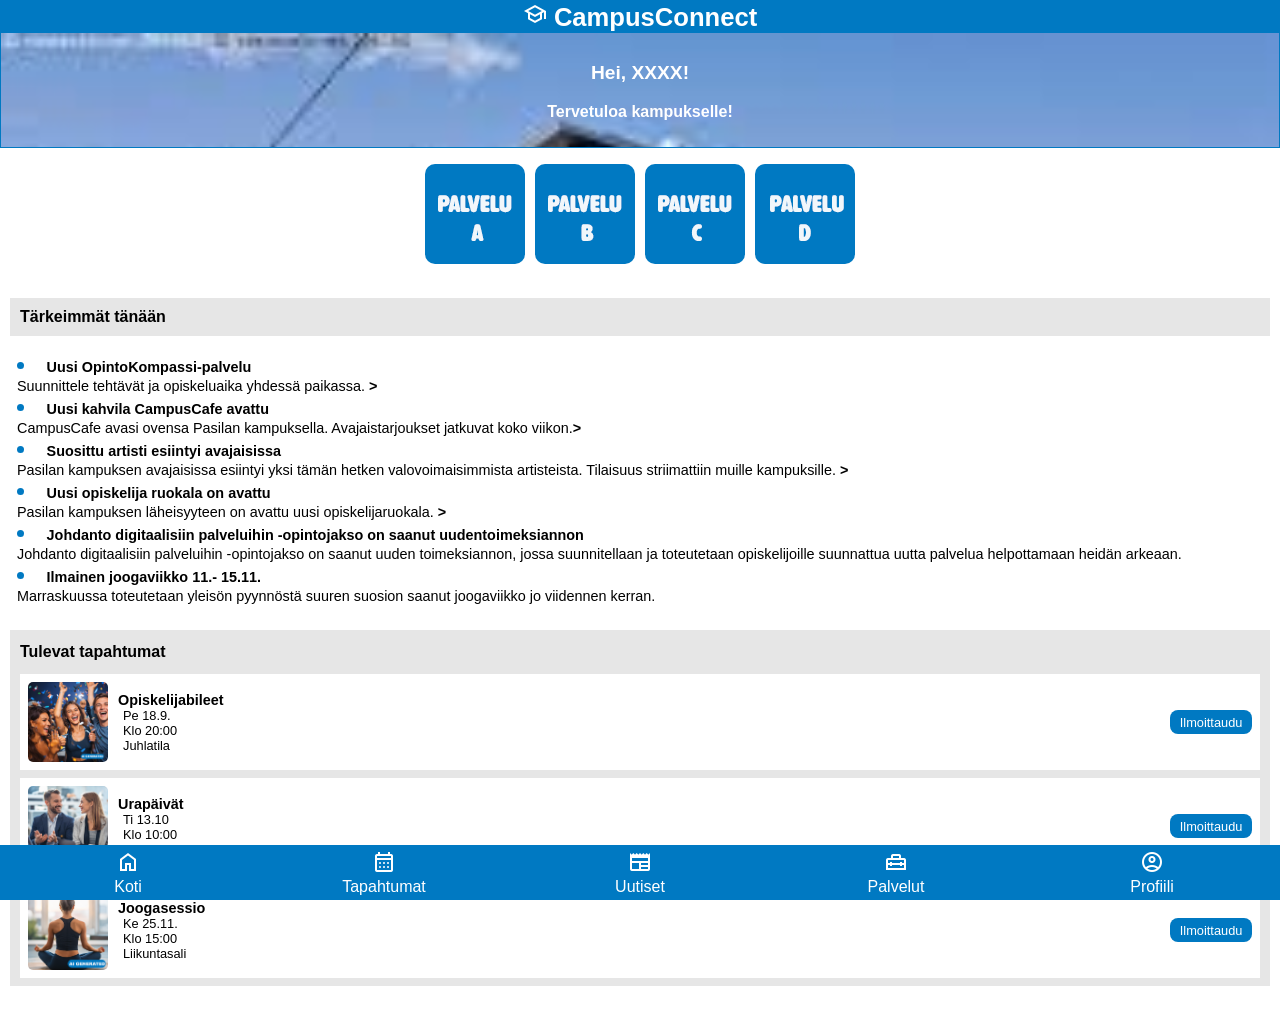
<file: index.html>
<!DOCTYPE html>
<html lang="fi">
<head>

<title>CampusConnect</title>

<meta charset="UTF-8">
<meta name="viewport" content="width=device-width, initial-scale=1.0">
<meta name="author" content="Elina">

<link rel="manifest" href="manifest.json">

<meta name="theme-color" content="#0079C2">

<link href="style.css"  rel="stylesheet" type="text/css">


<link
  rel="stylesheet"
  href="https://fonts.googleapis.com/css2?family=Material+Symbols+Outlined"
>



</head>
<body>

<header>    
  <h1><span class="material-symbols-outlined">school</span> CampusConnect</h1>
  <!-- ylätunnisteessa taustakuva ja tervetuloteksti -->
  <div class="welcome">
    <p class="hello">Hei, XXXX!</p>
    <p>Tervetuloa kampukselle!</p>
  </div>
</header>

<main>
  
  <!-- Pikapalvelut -->
  <!-- Liitä näihin kuvakkeet ja linkit. -->
  <section id="quick-services">    
    <a href="" class="service-btn"><img src="palvelut/kuvat_palvelut/palvelu_A.png" alt="palveluA"></a>
    <a href="#" class="service-btn"><img src="palvelut/kuvat_palvelut/palvelu_B.png" alt="palveluB"></a>
    <a href="#" class="service-btn"><img src="palvelut/kuvat_palvelut/palvelu_C.png" alt="palveluC"></a>
    <a href="#" class="service-btn"><img src="palvelut/kuvat_palvelut/palvelu_D.png" alt="palvelu_D"></a>    
  </section>

  <!-- Dashboard: uutiset ja tapahtumat -->
  <section id="dashboard">
    <div id="news">
      <h2>Tärkeimmät tänään</h2>
      <ul>
        <!-- start-luokalla nostetaan uutiset etusivulle mobiilissa -->
        <li class="start"><a href="uutiset/uutinen_opintokompassi.html"><span>Uusi OpintoKompassi-palvelu</span><br>Suunnittele tehtävät ja opiskeluaika yhdessä paikassa. <span>&gt;</span></a></li>
        <li class="start"><a href="uutiset/uutinen_campuscafe.html"><span>Uusi kahvila CampusCafe avattu</span><br>CampusCafe avasi ovensa Pasilan kampuksella. Avajaistarjoukset jatkuvat koko viikon.<span>&gt;</span></a></li>
        <li class="start"><a><span>Suosittu artisti esiintyi avajaisissa</span><br>
        Pasilan kampuksen avajaisissa esiintyi yksi tämän hetken valovoimaisimmista artisteista. Tilaisuus striimattiin muille kampuksille. <span>&gt;</span></a></li>
        <li><a href=""><span>Uusi opiskelija ruokala on avattu</span> <br>
        Pasilan kampuksen läheisyyteen on avattu uusi opiskelijaruokala. <span>&gt;</span></a>
        </li>
        <li><span>Johdanto digitaalisiin palveluihin -opintojakso on saanut uudentoimeksiannon</span><br>Johdanto digitaalisiin palveluihin -opintojakso on saanut uuden toimeksiannon, jossa suunnitellaan ja toteutetaan opiskelijoille suunnattua uutta palvelua helpottamaan heidän arkeaan.</li>
        <li><span>Ilmainen joogaviikko 11.- 15.11. </span><br>Marraskuussa toteutetaan yleisön pyynnöstä suuren suosion saanut joogaviikko jo viidennen kerran.</li>
      </ul>
    </div>

    <div id="events">
      <h2>Tulevat tapahtumat</h2>

      <!-- tapahtumakortit: kuva, otsikko, luettelossa tiedot, linkki ilmoittautumislomakkeeseen -->
      <div class="events-item">
        <img src="kuvat/juhlat_AI.png" alt="AI:illa tuotettu kuva juhlista">
        <div>
        <h3>Opiskelijabileet</h3>
          <ul><li>Pe 18.9.</li>
              <li>Klo 20:00</li>
              <li>Juhlatila</li>
              </ul>
       </div>
       <!-- lomakkeet eivät ole vielä käytössä, joten niihin ei ole linkkejä -->
        <a class="btn-event">Ilmoittaudu</a>
      </div>

      <div class="events-item">
      <img src="kuvat/ura_AI.png" alt="AI:illa tuotettu kuva kahden ihmisen tapaamisesta">
        <div>
        <h3>Urapäivät</h3>
          <ul><li>Ti 13.10</li>
              <li>Klo 10:00</li>
              <li> Tapahtumatori</li>
              </ul>
       </div>        
        <a class="btn-event">Ilmoittaudu</a>
      </div>

      <div class="events-item">  
        <img src="kuvat/jooga_AI.png" alt="AI:illa tuotettu kuva joogaavasta naisesta">
        <div>
        <h3>Joogasessio</h3>
          <ul><li>Ke 25.11.</li>
              <li>Klo 15:00</li>
              <li>Liikuntasali</li>
              </ul>
       </div>        
        <a class="btn-event">Ilmoittaudu</a>
      </div>
    
  </div>
  </section>

</main>
<footer>
  <!-- linkit portaalin eri osiin -->
 
   	 <a href="index.html">   <span class="material-symbols-outlined">home</span><br> Koti</a>    
    <a href=""><span class="material-symbols-outlined">calendar_month</span> <br>
  Tapahtumat</a>   
  <a href="uutiset.html"> <span class="material-symbols-outlined">newspaper</span><br>
  Uutiset</a>   
   <a href="palvelut.html"><span class="material-symbols-outlined">home_repair_service</span> <br>    Palvelut</a>    
    <a href=""><span class="material-symbols-outlined">account_circle</span><br>  Profiili</a>
    
</footer>

</body>
</html>
</file>
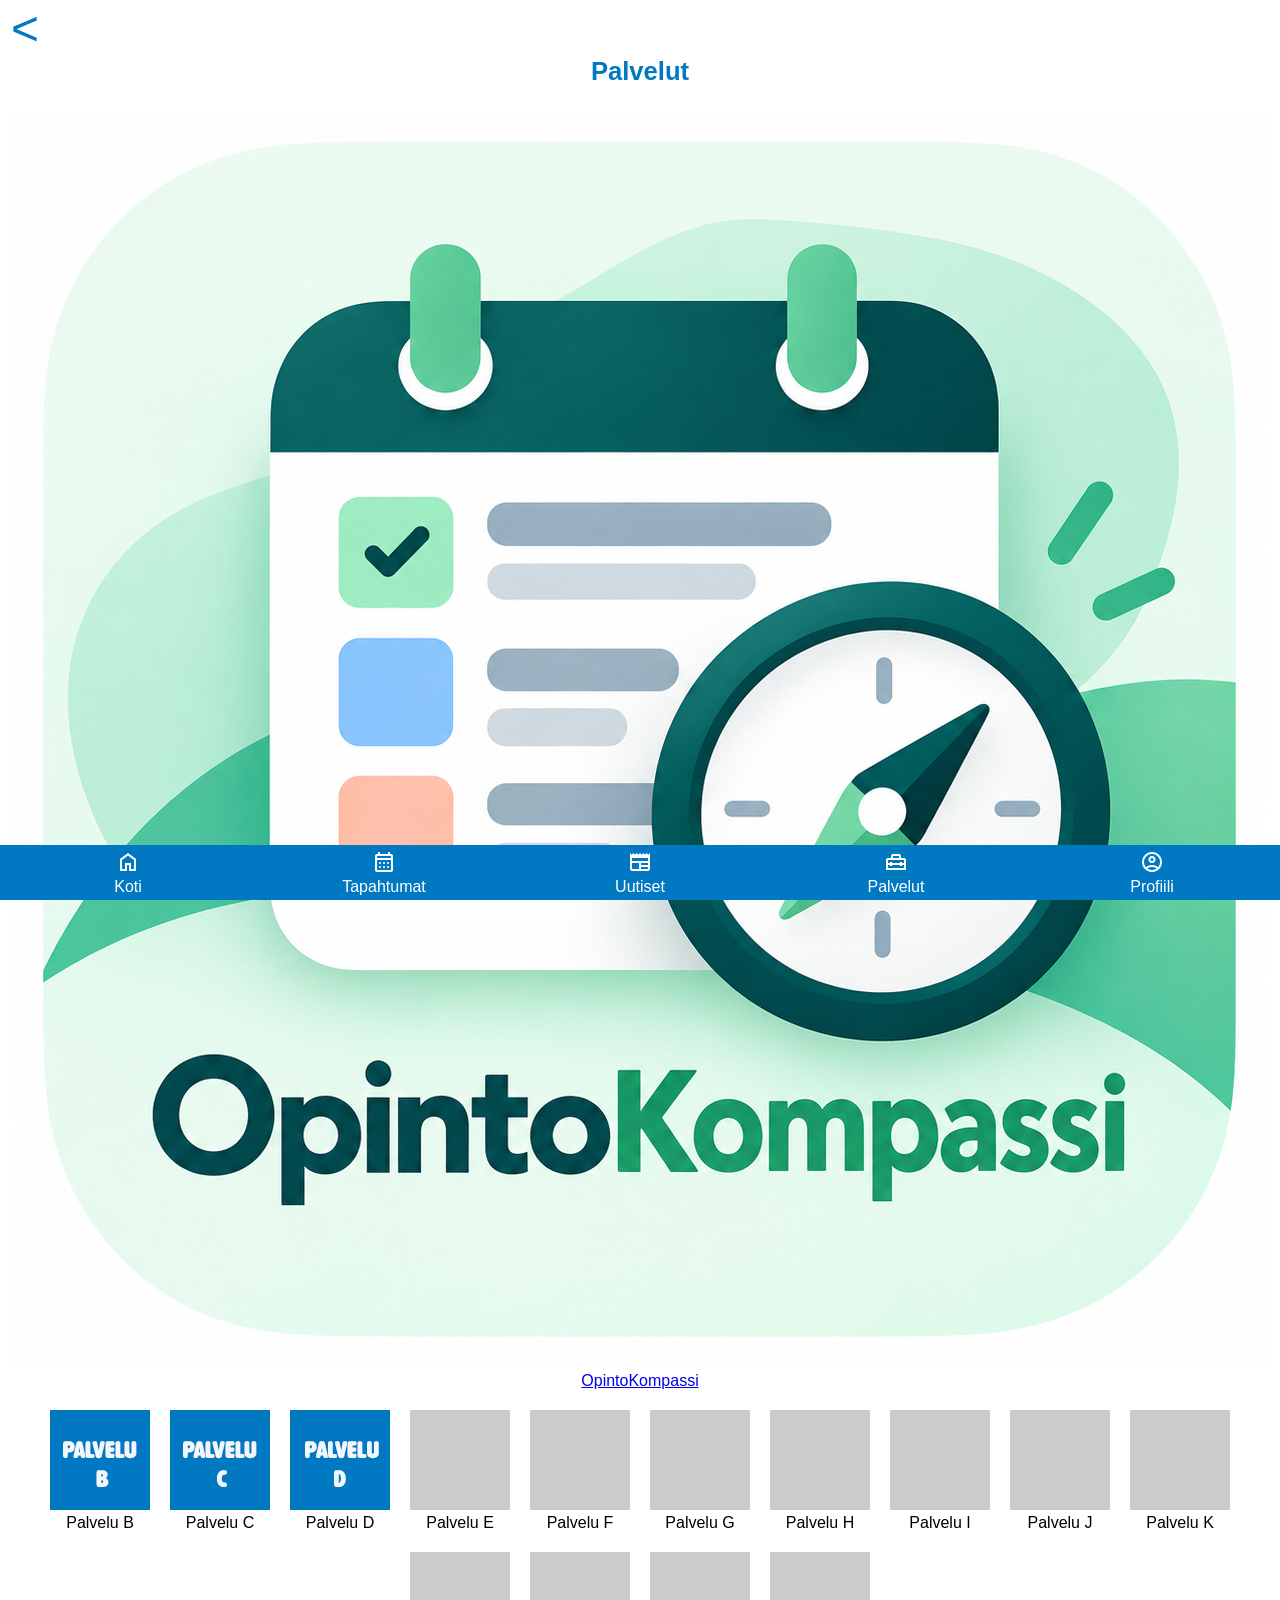
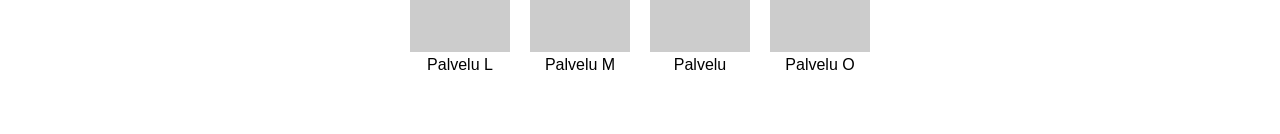
<file: palvelut.html>
<!DOCTYPE html>
<html lang="fi">

<head>

  <title>CampusConnect | Palvelut</title>

  <meta name="color-scheme" content="only light">

  <meta charset="UTF-8">
  <meta name="viewport" content="width=device-width, initial-scale=1.0">
  <meta name="author" content="Elina">

  <meta name="theme-color" content="#0079C2">
  
  <link href="style.css" rel="stylesheet" type="text/css">

 <link
  rel="stylesheet"
  href="https://fonts.googleapis.com/css2?family=Material+Symbols+Outlined"
>

  <style>
  /* palvelukuvakkeet ja nimet  rivittyvät näytön leveyden mukaan */ 

main {display: flex; flex-wrap: wrap; text-align: center; padding-bottom: 50px; justify-content: center}

main div {margin:10px}
  </style>


</head>

<body>


  <header class="sub_header">
    <a href="index.html">&lt;</a>
    <h1>Palvelut</h1>

  </header>


  <main>

<div>
<a href="palvelut/opintokompassi.html"><img src="uutiset/kuvat_uutiset/opintokompassi-kuvake.png" alt="OpintoKompassin kuvake"> <br>
OpintoKompassi</a></div>

<div> <img src="palvelut/kuvat_palvelut/palvelu_B.png" alt=""> <br>
Palvelu B</div>

<div> <img src="palvelut/kuvat_palvelut/palvelu_C.png" alt=""> <br>
Palvelu C</div>
<div> <img src="palvelut/kuvat_palvelut/palvelu_D.png" alt=""> <br>
Palvelu D</div>
<div> <img src="palvelut/kuvat_palvelut/palvelu.png" alt=""> <br>
Palvelu E</div>
<div> <img src="palvelut/kuvat_palvelut/palvelu.png" alt=""> <br>
Palvelu F</div>
<div> <img src="palvelut/kuvat_palvelut//palvelu.png" alt=""> <br>
Palvelu G</div>
<div> <img src="palvelut/kuvat_palvelut//palvelu.png" alt=""> <br>
Palvelu H</div>
<div> <img src="palvelut/kuvat_palvelut/palvelu.png" alt=""> <br>
Palvelu I</div>
<div> <img src="palvelut/kuvat_palvelut/palvelu.png" alt=""> <br>
Palvelu J</div>
<div> <img src="palvelut/kuvat_palvelut/palvelu.png" alt=""> <br>
Palvelu K</div>
<div> <img src="palvelut/kuvat_palvelut//palvelu.png" alt=""> <br>
Palvelu L</div>
<div> <img src="palvelut/kuvat_palvelut/palvelu.png" alt=""> <br>
Palvelu M</div>
<div> <img src="palvelut/kuvat_palvelut/palvelu.png" alt=""> <br>
Palvelu <Noscript></Noscript></div>
<div> <img src="palvelut/kuvat_palvelut/palvelu.png" alt=""> <br>
Palvelu O</div>

  </main>
  <footer>
  <!-- linkit portaalin eri osiin -->
 
   	 <a href="index.html">   <span class="material-symbols-outlined">home</span><br> Koti</a>    
    <a href=""><span class="material-symbols-outlined">calendar_month</span> <br>
  Tapahtumat</a>   
  <a href="uutiset.html"> <span class="material-symbols-outlined">newspaper</span><br>
  Uutiset</a>   
   <a href="palvelut.html"><span class="material-symbols-outlined">home_repair_service</span> <br>    Palvelut</a>    
    <a href=""><span class="material-symbols-outlined">account_circle</span><br>  Profiili</a>
    
</footer>

</body>

</html>
</file>
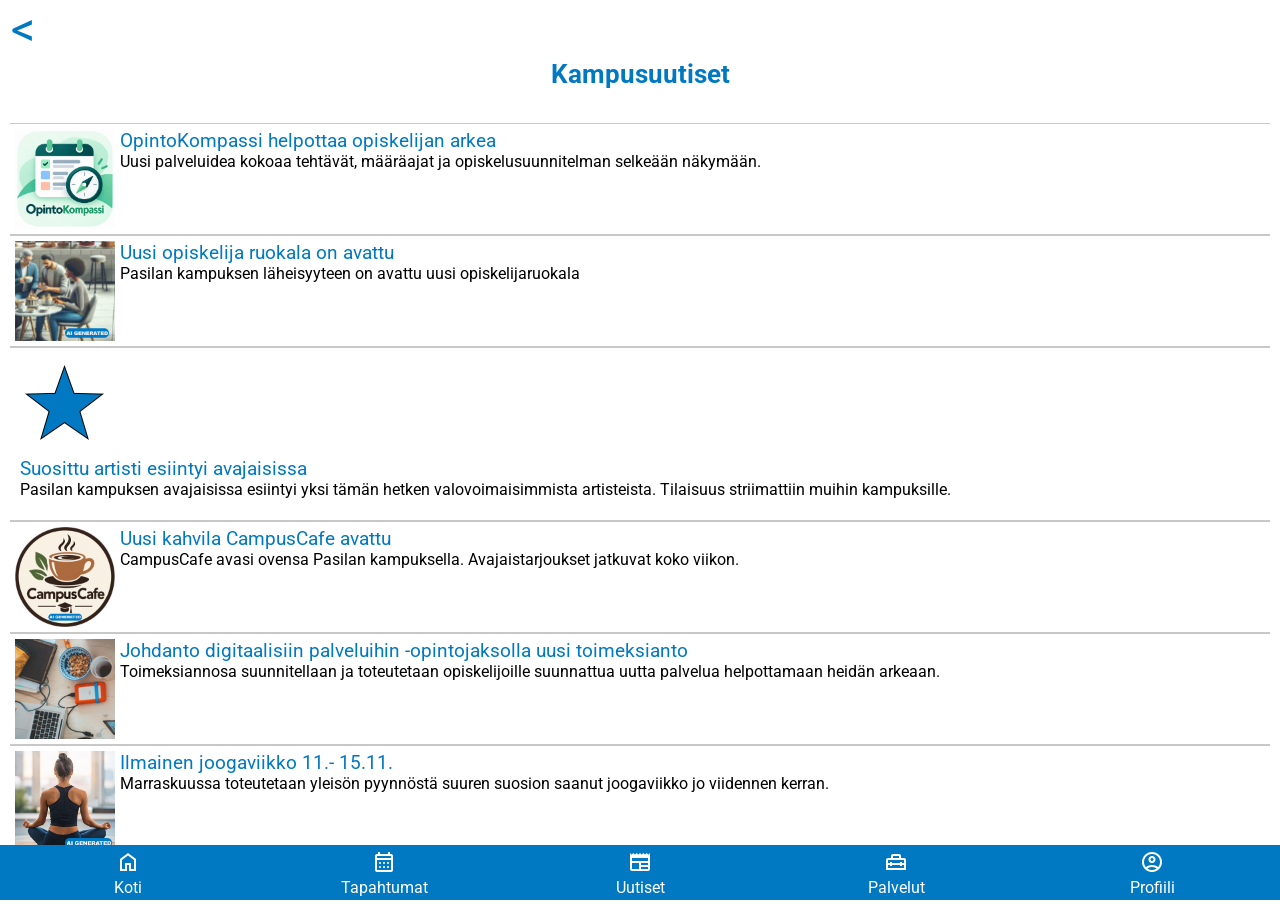
<file: uutiset.html>
<!DOCTYPE html>
<html lang="fi">

<head>

  <title>CampusConnect | Uutiset</title>

  <meta name="color-scheme" content="only light">

  <meta charset="UTF-8">
  <meta name="viewport" content="width=device-width, initial-scale=1.0">
  <meta name="author" content="Elina">

  <meta name="theme-color" content="#0079C2">
  
  <link href="style.css" rel="stylesheet" type="text/css">

<link
  rel="stylesheet"
  href="https://fonts.googleapis.com/css2?family=Material+Symbols+Outlined"
>

  <link rel="preconnect" href="https://fonts.googleapis.com">
  <link rel="preconnect" href="https://fonts.gstatic.com" crossorigin>
  <link href="https://fonts.googleapis.com/css2?family=Roboto:ital,wght@0,100..900;1,100..900&display=swap"
    rel="stylesheet">



  <style>  
  
 li {border-bottom: solid 1px rgb(200, 200, 200);
  border-top: solid 1px rgb(200,200,200);
  display: block; align-items: center; gap:10px; padding:5px}
 img {width: 100px; height: 100px;}
 p {margin-top:0px; padding-left: 5px;}
p span {font-size: 1.2em; color:rgb(0,121,194)}
ul {padding-left: 0px;}
 li a { display: flex; text-decoration: none;color:black}

  </style>

</head>

<body>

  <header class="sub_header">
    <a href="index.html">&lt;</a>
    <h1>Kampusuutiset</h1>

  </header>

  <main id="news_page">
        <ul>
<li><a href="uutiset/uutinen_opintokompassi.html"><img src="uutiset/kuvat_uutiset/opintokompassi-kuvake.png" alt="OpintoKompassin kuvake"><p><span>OpintoKompassi helpottaa opiskelijan arkea</span><br>Uusi palveluidea kokoaa tehtävät, määräajat ja opiskelusuunnitelman selkeään näkymään.</p></a></li>
        <li><a><img src="uutiset/kuvat_uutiset/ruokala_AI.png" alt="AI:lla tuotettu kuva ruokalasta"><p><span>Uusi opiskelija ruokala on avattu</span><br>Pasilan kampuksen läheisyyteen on avattu uusi opiskelijaruokala</p></a></li>


        <li><img src="uutiset/kuvat_uutiset/tahti.png" alt="Tähti"><p> <span>Suosittu artisti esiintyi avajaisissa</span>
          <br>Pasilan kampuksen avajaisissa esiintyi yksi tämän hetken valovoimaisimmista artisteista. Tilaisuus striimattiin muihin kampuksille.</p>
        </li>

        <li><a href="uutiset/uutinen_campuscafe.html"><img src="uutiset/kuvat_uutiset/CampusCafe_AI.png" alt="AI:illa tuotettu logo"><p><span>Uusi kahvila CampusCafe avattu</span><br>CampusCafe avasi ovensa Pasilan kampuksella. Avajaistarjoukset jatkuvat koko viikon.</p></a></li>

        <li><a><img src="uutiset/kuvat_uutiset/ODS.png" alt=""><p><span>Johdanto digitaalisiin palveluihin -opintojaksolla uusi toimeksianto</span><br>Toimeksiannosa suunnitellaan ja toteutetaan opiskelijoille suunnattua uutta palvelua helpottamaan heidän arkeaan.</p></a></li>
        <li><a><img src="uutiset/kuvat_uutiset/jooga_AI.png" alt="AI:iila tuotettu kuva joogaavasta naisesta"><p><span>Ilmainen joogaviikko 11.- 15.11.</span><br>
        Marraskuussa toteutetaan yleisön pyynnöstä suuren suosion saanut joogaviikko jo viidennen kerran.</p></a></li>
      </ul>

  </main>
 <footer>
  <!-- linkit portaalin eri osiin -->
 
   	 <a href="index.html">   <span class="material-symbols-outlined">home</span><br> Koti</a>    
    <a href=""><span class="material-symbols-outlined">calendar_month</span> <br>
  Tapahtumat</a>   
  <a href="uutiset.html"> <span class="material-symbols-outlined">newspaper</span><br>
  Uutiset</a>   
   <a href="palvelut.html"><span class="material-symbols-outlined">home_repair_service</span> <br>    Palvelut</a>    
    <a href=""><span class="material-symbols-outlined">account_circle</span><br>  Profiili</a>
    
</footer>
</body>

</html>
</file>
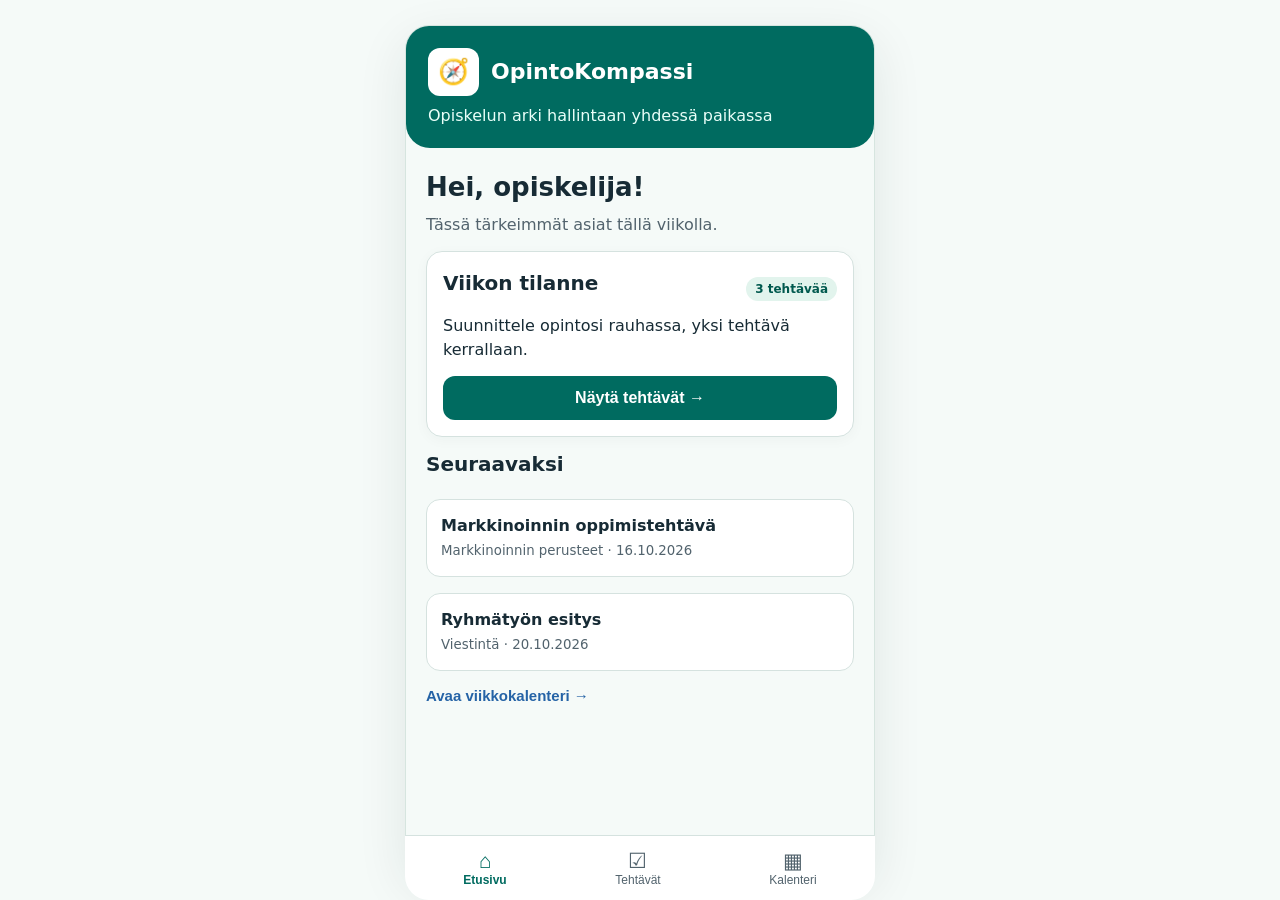
<file: palvelut/opintokompassi.html>
<!doctype html><html lang="fi"><head><meta charset="utf-8"><meta name="viewport" content="width=device-width, initial-scale=1"><title>OpintoKompassi – prototyyppi</title><style>
:root{--primary:#006B60;--secondary:#2563A6;--accent:#B45309;--background:#F5FAF8;--surface:#fff;--text:#172B35;--muted:#52636D;--border:#A8BAB7}*{box-sizing:border-box}body{margin:0;background:var(--background);color:var(--text);font-family:Inter,system-ui,-apple-system,'Segoe UI',sans-serif;line-height:1.5}.app{max-width:470px;min-height:100vh;margin:auto;background:var(--background);padding-bottom:88px}header{background:var(--primary);color:#fff;padding:22px 22px 20px;border-radius:0 0 24px 24px}header .brand{display:flex;gap:12px;align-items:center;font-size:22px;font-weight:750}header .mark{background:#fff;color:var(--primary);border-radius:12px;padding:5px 10px;font-size:25px}header p{margin:8px 0 0;color:#e9fff9}main{padding:20px}h1{font-size:26px;margin:0 0 6px}h2{font-size:20px;margin:0 0 12px}p{margin:4px 0 14px}.muted{color:var(--muted)}.card{background:var(--surface);border:1px solid #d5e2df;border-radius:16px;padding:16px;margin:12px 0;box-shadow:0 3px 14px #103e3309}.row{display:flex;justify-content:space-between;align-items:center;gap:10px}.pill{display:inline-block;border-radius:30px;background:#e2f4ed;color:#00594e;padding:3px 9px;font-size:12px;font-weight:650}.urgent{background:#fff1de;color:#8e4400}.btn{display:inline-flex;justify-content:center;align-items:center;gap:7px;border:0;border-radius:12px;background:var(--primary);color:white;padding:12px 16px;font-size:16px;font-weight:650;cursor:pointer;min-height:44px}.btn.secondary{background:#e9f0fb;color:#174b84}.btn.ghost{background:#fff;color:var(--primary);border:1px solid var(--primary)}.btn.full{width:100%}.btn:focus-visible,button:focus-visible,input:focus-visible,select:focus-visible{outline:3px solid #ffb347;outline-offset:2px}.link{color:var(--secondary);font-weight:650;background:none;border:0;cursor:pointer;font-size:15px;padding:8px 0}.task{width:100%;text-align:left;background:white;border:1px solid #d5e2df;border-radius:14px;padding:14px;margin:8px 0;cursor:pointer;color:var(--text);font:inherit}.task strong{display:block}.task small{color:var(--muted)}.task.done{opacity:.65}.task.done strong{text-decoration:line-through}label{display:block;font-weight:650;margin:12px 0 5px}input,select{width:100%;border:1px solid #8ea9a4;border-radius:10px;padding:12px;font:inherit;background:white;color:var(--text)}.nav{position:fixed;bottom:0;left:50%;transform:translateX(-50%);max-width:470px;width:100%;display:flex;justify-content:space-around;background:#fff;border-top:1px solid #d5e2df;padding:8px 4px max(8px,env(safe-area-inset-bottom))}.nav button{background:none;border:0;color:#52636D;font-size:12px;padding:5px 12px;cursor:pointer}.nav button.active{color:var(--primary);font-weight:800}.nav span{display:block;font-size:21px}.day{border-left:4px solid var(--primary);padding:9px 12px;margin:10px 0;background:#fff;border-radius:8px}.screen{display:none}.screen.active{display:block}.back{margin-bottom:14px}.success{text-align:center;padding-top:26px}.success .big{font-size:65px;color:var(--primary)}.hint{font-size:13px;color:var(--muted)}@media(min-width:600px){body{padding:25px}.app{border:1px solid #d6e5df;border-radius:24px;overflow:hidden;min-height:850px;box-shadow:0 16px 50px #092f2a18}.nav{border-radius:0 0 24px 24px}}
</style></head><body><div class="app"><header><div class="brand"><span class="mark" aria-hidden="true">🧭</span>OpintoKompassi</div><p>Opiskelun arki hallintaan yhdessä paikassa</p></header><main>
<section id="home" class="screen active"><h1>Hei, opiskelija!</h1><p class="muted">Tässä tärkeimmät asiat tällä viikolla.</p><div class="card"><div class="row"><h2>Viikon tilanne</h2><span class="pill" id="count">3 tehtävää</span></div><p>Suunnittele opintosi rauhassa, yksi tehtävä kerrallaan.</p><button class="btn full" onclick="go('tasks')">Näytä tehtävät →</button></div><h2>Seuraavaksi</h2><div id="homeTasks"></div><button class="link" onclick="go('calendar')">Avaa viikkokalenteri →</button></section>
<section id="tasks" class="screen"><h1>Tehtävälista</h1><p class="muted">Valitse tehtävä tai lisää uusi.</p><div id="allTasks"></div><div class="card"><h2>Lisää tehtävä</h2><label for="newTitle">Tehtävän nimi</label><input id="newTitle" placeholder="Esim. Esityksen valmistelu"><label for="newCourse">Kurssi</label><input id="newCourse" placeholder="Esim. Viestintä"><label for="newDue">Palautuspäivä</label><input id="newDue" type="date"><button class="btn full" style="margin-top:14px" onclick="addTask()">+ Lisää tehtävä</button><p id="addMessage" class="hint" role="status"></p></div></section>
<section id="detail" class="screen"><button class="link back" onclick="go('tasks')">← Takaisin tehtäviin</button><h1 id="detailTitle"></h1><div class="card"><p class="muted">Kurssi</p><strong id="detailCourse"></strong><p class="muted" style="margin-top:16px">Palautuspäivä</p><strong id="detailDue"></strong><p class="muted" style="margin-top:16px">Tila</p><strong id="detailStatus"></strong><label for="reminder">Muistutus</label><select id="reminder"><option value="Ei muistutusta">Ei muistutusta</option><option value="Edellisenä päivänä">Edellisenä päivänä</option><option value="Kolme päivää ennen">Kolme päivää ennen</option></select></div><button class="btn full" onclick="go('calendar')">Suunnittele tekeminen →</button><button class="btn ghost full" style="margin-top:10px" onclick="toggleDone()">Merkitse tehdyksi / keskeneräiseksi</button></section>
<section id="calendar" class="screen"><h1>Viikkokalenteri</h1><p class="muted">Valitse ajankohta tehtävän tekemiseen. Voit myös poistaa aiemmin tallentamasi suunnitelman.</p><div class="card"><h2>Suunniteltavat opinnot</h2><p id="calendarTask"></p><label for="planDate">Opiskelupäivä</label><input id="planDate" type="date"><label for="planTime">Aloitusaika</label><input id="planTime" type="time" value="16:00"><label for="duration">Kesto</label><select id="duration"><option value="30">30 minuuttia</option><option value="60" selected>1 tunti</option><option value="90">1,5 tuntia</option><option value="120">2 tuntia</option></select><button class="btn full" style="margin-top:16px" onclick="savePlan()">Tallenna suunnitelma</button><button class="btn ghost full" style="margin-top:10px" onclick="go('detail')">Peruuta ja palaa tehtävään</button><p id="planError" role="alert" class="hint"></p></div><h2>Omat suunnitelmat</h2><div id="plans"></div></section>
<section id="confirm" class="screen success"><div class="big">✓</div><h1>Suunnitelma tallennettu!</h1><p>Hienoa! Nyt tiedät, milloin teet tehtävän.</p><div class="card" id="confirmation"></div><button class="btn full" onclick="go('home')">Takaisin etusivulle</button><button class="link" onclick="go('calendar')">Katso tai poista suunnitelma</button></section>
</main><nav class="nav" aria-label="Päänavigaatio"><button id="navhome" onclick="go('home')"><span>⌂</span>Etusivu</button><button id="navtasks" onclick="go('tasks')"><span>☑</span>Tehtävät</button><button id="navcalendar" onclick="go('calendar')"><span>▦</span>Kalenteri</button></nav></div><script>
const tasks=[{title:'Markkinoinnin oppimistehtävä',course:'Markkinoinnin perusteet',due:'2026-10-16',done:false},{title:'Ryhmätyön esitys',course:'Viestintä',due:'2026-10-20',done:false},{title:'Reflektiopäiväkirja',course:'Palvelumuotoilu',due:'2026-10-23',done:false}];let selected=0,plans=[],lastPlan=null;const $=id=>document.getElementById(id);const fmt=d=>{if(!d)return 'Ei asetettu';const [y,m,day]=d.split('-');return `${day}.${m}.${y}`};function node(tag,txt,cls){const e=document.createElement(tag);if(txt!==undefined)e.textContent=txt;if(cls)e.className=cls;return e}function renderTasks(){const all=$('allTasks'),home=$('homeTasks');all.replaceChildren();home.replaceChildren();tasks.forEach((t,i)=>{const b=node('button',undefined,'task'+(t.done?' done':''));const strong=node('strong',t.title);const small=node('small',`${t.course} · ${fmt(t.due)}${t.done?' · Tehty':''}`);b.append(strong,small);b.onclick=()=>{selected=i;go('detail')};all.append(b);if(!t.done&&home.children.length<2)home.append(b.cloneNode(true)),home.lastChild.onclick=b.onclick});$('count').textContent=tasks.filter(t=>!t.done).length+' tehtävää';if(!home.children.length)home.append(node('p','Kaikki tehtävät tehty!','muted'))}function renderDetail(){const t=tasks[selected];$('detailTitle').textContent=t.title;$('detailCourse').textContent=t.course;$('detailDue').textContent=fmt(t.due);$('detailStatus').textContent=t.done?'Tehty':'Kesken';$('calendarTask').textContent=t.title+' · '+t.course}function renderPlans(){const box=$('plans');box.replaceChildren();if(!plans.length)box.append(node('p','Ei vielä suunniteltuja opiskeluaikoja.','muted'));plans.forEach((p,i)=>{const c=node('div',undefined,'day');const del=node('button','Poista suunnitelma','btn ghost');del.type='button';del.style.marginTop='8px';del.setAttribute('aria-label','Poista suunnitelma: '+p.title);del.onclick=()=>{if(confirm('Poistetaanko tämä opiskelusuunnitelma?')){plans.splice(i,1);renderPlans()}};c.append(node('strong',p.title),node('div',`${fmt(p.date)} klo ${p.time} · ${p.duration} min`),del);box.append(c)})}function go(id){document.querySelectorAll('.screen').forEach(s=>s.classList.toggle('active',s.id===id));document.querySelectorAll('.nav button').forEach(b=>b.classList.remove('active'));const nav=$( 'nav'+id );if(nav)nav.classList.add('active');if(id==='home'||id==='tasks')renderTasks();if(id==='detail'||id==='calendar')renderDetail();if(id==='calendar')renderPlans();window.scrollTo({top:0,behavior:'instant'})}function addTask(){const title=$('newTitle').value.trim(),course=$('newCourse').value.trim(),due=$('newDue').value;if(!title||!course||!due){$('addMessage').textContent='Täytä nimi, kurssi ja palautuspäivä.';return}tasks.push({title,course,due,done:false});$('newTitle').value='';$('newCourse').value='';$('newDue').value='';$('addMessage').textContent='Tehtävä lisätty!';renderTasks()}function toggleDone(){tasks[selected].done=!tasks[selected].done;renderDetail();renderTasks()}function savePlan(){const date=$('planDate').value,time=$('planTime').value,duration=$('duration').value;if(!date||!time){$('planError').textContent='Valitse päivä ja aloitusaika.';return}$('planError').textContent='';lastPlan={title:tasks[selected].title,date,time,duration,reminder:$('reminder').value};plans.push(lastPlan);$('confirmation').replaceChildren(node('strong',lastPlan.title),node('p',`${fmt(date)} klo ${time} · ${duration} min`),node('p','Muistutus: '+lastPlan.reminder));go('confirm')}const today=new Date();const localDate=new Date(today.getTime()-today.getTimezoneOffset()*60000).toISOString().slice(0,10);$('planDate').value=localDate;renderTasks();renderDetail();renderPlans();$('navhome').classList.add('active');
</script></body></html>
</file>
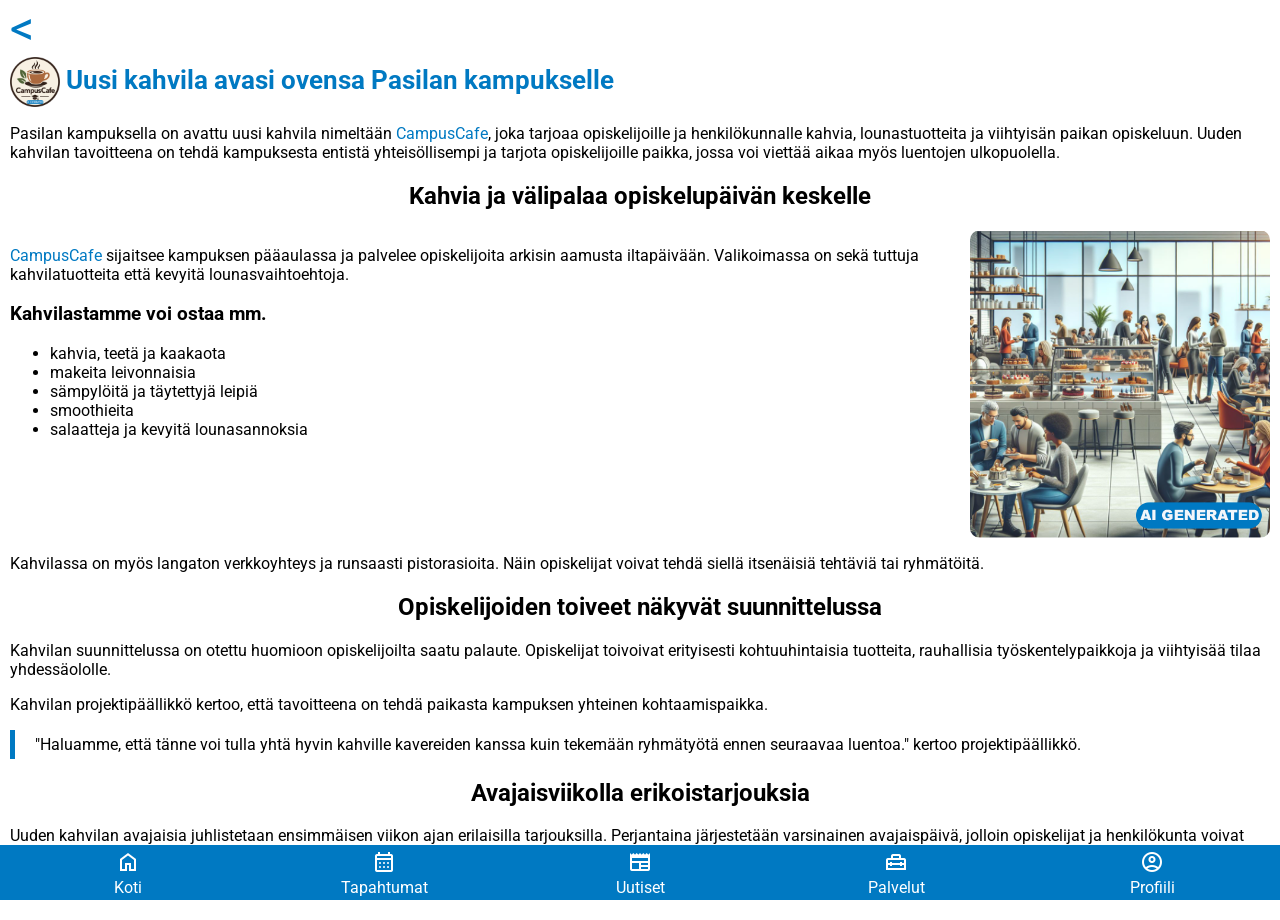
<file: uutiset/uutinen_campuscafe.html>
<!DOCTYPE html>
<html lang="fi">

<head>
  <title>Uusi kahvila avattu kampukselle</title>

  <meta charset="UTF-8">
  <meta name="viewport" content="width=device-width, initial-scale=1.0">

  <meta name="theme-color" content="#0079C2">

<link
  rel="stylesheet"
  href="https://fonts.googleapis.com/css2?family=Material+Symbols+Outlined"
>

   <link rel="preconnect" href="https://fonts.googleapis.com">
<link rel="preconnect" href="https://fonts.gstatic.com" crossorigin>
<link href="https://fonts.googleapis.com/css2?family=Roboto:ital,wght@0,100..900;1,100..900&display=swap" rel="stylesheet">


  <link href="style_uutiset.css" rel="stylesheet" type="text/css">
</head>


<body>
  <header>
    <!-- ylätunniste ja linkki uutisiin -->
       <a href="../uutiset.html">&lt;</a>
    
  </header>
  <main>
  <h1><img src="kuvat_uutiset/CampusCafe_AI.png" alt=""> Uusi kahvila avasi ovensa Pasilan kampukselle </h1>

  <p>Pasilan kampuksella on avattu uusi kahvila nimeltään <span class="coloraccent ">CampusCafe</span>, joka tarjoaa    opiskelijoille ja henkilökunnalle kahvia, lounastuotteita ja viihtyisän paikan opiskeluun. Uuden kahvilan tavoitteena on tehdä kampuksesta entistä     yhteisöllisempi ja tarjota opiskelijoille paikka, jossa voi viettää aikaa myös luentojen ulkopuolella.</p>

 
  
  <h2>Kahvia ja välipalaa opiskelupäivän keskelle</h2>

  <div class="flex-container">
    
   <div>
  <p><span class="coloraccent">CampusCafe</span> sijaitsee kampuksen pääaulassa ja palvelee opiskelijoita arkisin aamusta iltapäivään. Valikoimassa on sekä tuttuja kahvilatuotteita että kevyitä lounasvaihtoehtoja.</p>  

   <h3>Kahvilastamme voi ostaa mm. </h3>

  <ul>
    <li>kahvia, teetä ja kaakaota </li>
    <li>makeita leivonnaisia</li>
    <li>sämpylöitä ja täytettyjä leipiä </li>
    <li>smoothieita</li>
    <li>salaatteja ja kevyitä lounasannoksia
  </ul>
  </div>
  <img src="kuvat_uutiset/kahvila_AI.png" alt="CampusCafeen tunnelmaa" class="cafe ">
  </div>
  

  <p>Kahvilassa on myös langaton verkkoyhteys ja runsaasti pistorasioita. Näin opiskelijat voivat tehdä siellä itsenäisiä tehtäviä tai ryhmätöitä.</p>

<h2>Opiskelijoiden toiveet näkyvät suunnittelussa</h2>
<p>Kahvilan suunnittelussa on otettu huomioon opiskelijoilta saatu palaute. Opiskelijat toivoivat erityisesti kohtuuhintaisia tuotteita, rauhallisia työskentelypaikkoja ja viihtyisää tilaa yhdessäololle.</p>
 <p>Kahvilan projektipäällikkö kertoo, että tavoitteena on tehdä paikasta kampuksen yhteinen kohtaamispaikka.</p>
<p class="quote">"Haluamme, että tänne voi tulla yhtä hyvin kahville kavereiden kanssa kuin tekemään ryhmätyötä ennen seuraavaa
luentoa." kertoo projektipäällikkö.</p>
<h2>Avajaisviikolla erikoistarjouksia</h2>
<p>Uuden kahvilan avajaisia juhlistetaan ensimmäisen viikon ajan erilaisilla tarjouksilla. Perjantaina järjestetään varsinainen avajaispäivä, jolloin opiskelijat ja henkilökunta voivat tutustua kahvilaan ja antaa palautetta sen toiminnasta.</p>
</main>
<footer>
<!-- alatunniste ja CC:n linkit -->

 
   	 <a href="../index.html">   <span class="material-symbols-outlined">home</span><br> Koti</a>    
    <a href=""><span class="material-symbols-outlined">calendar_month</span> <br>
  Tapahtumat</a>   
  <a href="../uutiset.html"> <span class="material-symbols-outlined">newspaper</span><br>
  Uutiset</a>   
   <a href="../palvelut.html"><span class="material-symbols-outlined">home_repair_service</span> <br>    Palvelut</a>    
    <a href=""><span class="material-symbols-outlined">account_circle</span><br>  Profiili</a>
    
</footer>

</body>

</html>
</file>
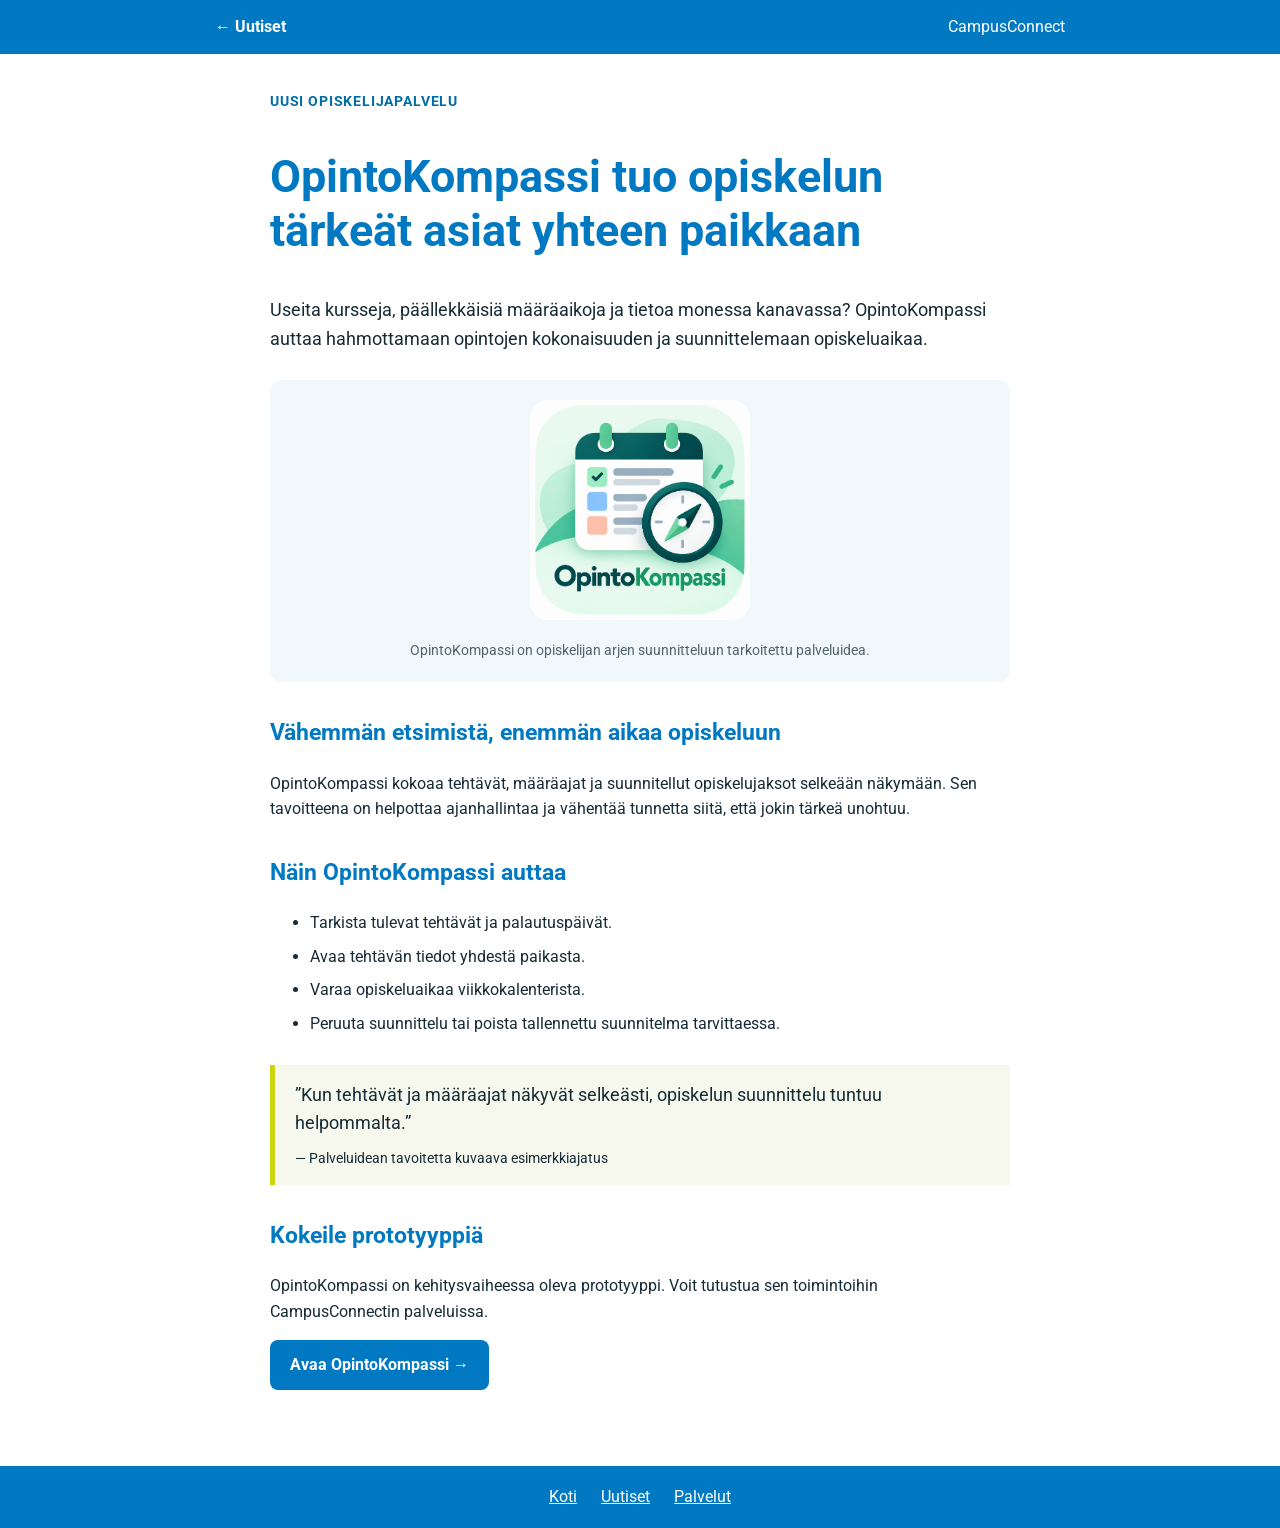
<file: uutiset/uutinen_opintokompassi.html>
<!DOCTYPE html>
<html lang="fi"><head><meta charset="UTF-8"><meta name="viewport" content="width=device-width, initial-scale=1"><meta name="theme-color" content="#0079C2"><meta name="description" content="OpintoKompassi auttaa opiskelijoita suunnittelemaan tehtäviä ja hallitsemaan määräaikoja."><title>OpintoKompassi helpottaa opiskelijan arkea | CampusConnect</title><link rel="preconnect" href="https://fonts.googleapis.com"><link rel="preconnect" href="https://fonts.gstatic.com" crossorigin><link href="https://fonts.googleapis.com/css2?family=Roboto:wght@400;500;700&display=swap" rel="stylesheet"><link rel="stylesheet" href="opintokompassi-uutinen.css"></head><body><header class="top"><a href="../uutiset.html" aria-label="Takaisin uutisiin">← Uutiset</a><span>CampusConnect</span></header><main><article><p class="eyebrow">Uusi opiskelijapalvelu</p><h1>OpintoKompassi tuo opiskelun tärkeät asiat yhteen paikkaan</h1><p class="lead">Useita kursseja, päällekkäisiä määräaikoja ja tietoa monessa kanavassa? OpintoKompassi auttaa hahmottamaan opintojen kokonaisuuden ja suunnittelemaan opiskeluaikaa.</p><figure><img src="kuvat_uutiset/opintokompassi-kuvake.png" alt="OpintoKompassin kompassia ja kalenteria kuvaava tunnus"><figcaption>OpintoKompassi on opiskelijan arjen suunnitteluun tarkoitettu palveluidea.</figcaption></figure><h2>Vähemmän etsimistä, enemmän aikaa opiskeluun</h2><p>OpintoKompassi kokoaa tehtävät, määräajat ja suunnitellut opiskelujaksot selkeään näkymään. Sen tavoitteena on helpottaa ajanhallintaa ja vähentää tunnetta siitä, että jokin tärkeä unohtuu.</p><h2>Näin OpintoKompassi auttaa</h2><ul><li>Tarkista tulevat tehtävät ja palautuspäivät.</li><li>Avaa tehtävän tiedot yhdestä paikasta.</li><li>Varaa opiskeluaikaa viikkokalenterista.</li><li>Peruuta suunnittelu tai poista tallennettu suunnitelma tarvittaessa.</li></ul><blockquote>”Kun tehtävät ja määräajat näkyvät selkeästi, opiskelun suunnittelu tuntuu helpommalta.”<cite>— Palveluidean tavoitetta kuvaava esimerkkiajatus</cite></blockquote><h2>Kokeile prototyyppiä</h2><p>OpintoKompassi on kehitysvaiheessa oleva prototyyppi. Voit tutustua sen toimintoihin CampusConnectin palveluissa.</p><p><a class="cta" href="../palvelut/opintokompassi.html">Avaa OpintoKompassi →</a></p></article></main><footer><a href="../index.html">Koti</a><a href="../uutiset.html">Uutiset</a><a href="../palvelut.html">Palvelut</a></footer></body></html>
</file>
<file: style.css>
/* -------------------
     CSS-muuttujat
  ------------------- */
  
:root {

color-scheme: light; 

--color-primary:rgb(0,121,194);   /*HH Blue */
--color-secondary:rgb(202,213,16);  /* HH APPLE GREEN */
--color-accent:rgb(223,0,110);      /* HH PINK */
--color-background:rgb(255,255,255);/* valkoinen */
--color-surface:rgb(230,230,230);   /* harmaa*/
--color-text:rgb(0,0,0); /* musta */
--color-text-secondary:rgb(255,255,255); /*valkoinen*/

--color-background-secondary:var(--color-primary);
--color-accent-secondary:var(--color-accent);
--color-border	: var(--color-primary);

 --font-body: "Roboto", sans-serif;   
 --font-heading : "Roboto", sans-serif; 
 --border-radius: 8px;
}


  /* -------------------
     Yleiset tyylit
  ------------------- */
  body {
    margin: 0;
    font-family: var(--font-body);
    background-color: var(--color-background);
    color: var(--color-text);
    
  }
 
  header {
    background-color: var(--color-background-secondary);
    color: var(--color-text-secondary);
    padding:1px;
    text-align: center;
    font-family: var(--font-heading);
     }


header  a {font-size: 3em;
           color:var(--color-primary);
          text-decoration: none;
          margin-left:10px}

.hello {font-size: 1.2em;}
.welcome {background-image: url(kuvat/koulu.jpg);
background-repeat: no-repeat;
background-size: cover;
padding: 10px;
font-weight: bold;}

h1 {margin:1px 0px; font-size: 1.6rem;}

h3 {margin-bottom:0px}

h2 {font-size: 1.2rem;}

main {padding: 1em 10px 40px 10px}



footer {background-color: var(--color-background-secondary);
  height: 50px;
  width: 100%;
position:fixed;
bottom:0px;
text-align: center;
display: flex;
  padding:5px 0px 0px  0px; 
  color:var(--color-text-secondary);
& a {flex:1; text-decoration: none; color:var(--color-text-secondary)}
}

  /* -------------------
     Pikapalvelut
  ------------------- */
  #quick-services {
    display: flex;
    justify-content:center;
   gap: 10px;
    margin-bottom: 1rem;
  }

  .service-btn img {width: 100%;
    max-width: 200px;
    border-radius: 10px;
   
  }

  /* -------------------
     Kampusuutiset ja tapahtumat
  ------------------- */
 
  #dashboard {
    display: flex;
    flex-direction: column;
    gap: 1rem;
  }
 
  #news {
      & h2 {font-size:1em;background-color: var(--color-surface);
      padding:10px }         
      & a {color:var(--color-text);
           text-decoration: none;}
       & ul { background-color: var(--color-background);       
        padding:0px 0px 5px; margin-bottom: 5px; margin-left:2px;}
       & li::marker {color:var(--color-primary); font-size:1.5em}
           & .start {display:list-item} 
      & li {font-size: 0.9em;
            display: none;
            list-style-position: inside;
            padding-left: 5px;}
      & li span {font-weight: 700;}
        & a {color:var(--color-text);
           text-decoration: none;}
        }
        
#events {background-color: var(--color-surface);    
    padding-left: 10px;
    padding-right: 10px;
   & h2 {font-size:1em;}
   & h3 {font-size: 0.9em;}
   & li {font-size: 0.8em;}}

  .events-item {
    margin-bottom: 0.5rem;
    padding: 0.5rem;
    background-color: var(--color-background);
    display: flex;
    gap:10px;
    align-items: center;

    & img {width: 80px; height: 80px; border-radius:5px}
    & h3 {margin: 0 auto}
    & ul {margin: 0; list-style-type: none;
       padding-left:5px}
    & button {height: 2em;}
    & div {flex:1}}  

.events:last-child {  
  padding-bottom:50px    
  }

  .btn-event {
    background-color: var(--color-background-secondary);
    color:var(--color-text-secondary);
    border: none;
    padding: 0.3rem 0.6rem;
    border-radius: var(--border-radius);
    cursor: pointer;
    font-size: 0.8rem;
  }

/* -------------------
alisivujen headerit 
-----------------------*/
.sub_header { background-color: var(--color-background);
       text-align: left;
   & h1 {color:var(--color-primary); text-align: center;}
    & a {font-size: 3em;
           color:var(--color-primary);
          text-decoration: none;
          margin-left:10px}
    }

 
  /* -------------------
     Responsiivisuus 
  ------------------- */
  @media (min-width: 600px) {
    .dashboard {
      flex-direction: row;
      gap: 1rem;
    }
    .news {
      flex: 1;
    }

  #news li {display: list-item;}
    .events {
      flex: 1;
    }
  }
</file>
<file: uutiset/style_uutiset.css>
:root {
--color-primary:rgb(0,121,194);   /*HH Blue */
--color-background:rgb(255,255,255);/* valkoinen */
--color-surface:rgb(230,230,230);   /* harmaa*/
--color-text:rgb(0,0,0); /* musta */
--color-text-secondary:rgb(255,255,255); /*valkoinen*/}




body {margin:0;
       color:var(--color-text);
      background-color:var(--color-background);
      font-family: 'Roboto',sans-serif;}

header  a {font-size: 3em;
           color:var(--color-primary);
          text-decoration: none;
          margin-left:10px}

main {padding:0px 10px 40px 10px;}

h1 {color:var(--color-primary);
    margin-top:0px;font-size: 1.6rem;}

h1 img {width: 50px; vertical-align: middle;}

 h2 {text-align:center}

.coloraccent {color:var(--color-primary)}

.quote {border-left:var(--color-primary) solid 5px;
        padding-left: 20px;
        padding-top:5px;
        padding-bottom:5px}

.cafe {width: 80%; max-width:300px; display:block; margin:auto; border-radius:10px}

main {    
    container-type:inline-size ;   
    container-name:column;  
  }

@container column (min-width: 500px) {
      .flex-container { display:flex; 
                           }
  }


footer {background-color:var(--color-primary);
       color:var(--color-text-secondary);
       text-align:center;

       display:flex;
      height:50px;
      width: 100%;
            position:fixed;
            bottom:0px;

          padding:5px 0px 0px 0px; }
 footer a {flex:1; color:var(--color-text-secondary);
           text-decoration: none;}
</file>
<file: uutiset/opintokompassi-uutinen.css>
*{box-sizing:border-box}body{margin:0;background:#fff;color:#172b35;font-family:Roboto,Arial,sans-serif;line-height:1.6}.top{background:#0079c2;color:#fff;display:flex;justify-content:space-between;align-items:center;padding:14px max(18px,calc((100vw - 850px)/2));gap:15px}.top a{color:#fff;text-decoration:none;font-weight:700}main{max-width:850px;margin:auto;padding:24px 18px 60px}article{max-width:740px;margin:auto}.eyebrow{color:#006da8;text-transform:uppercase;font-weight:700;letter-spacing:.06em;font-size:.85rem}h1{font-size:clamp(1.8rem,4.2vw,2.8rem);line-height:1.2;color:#0079c2}h2{font-size:1.45rem;margin-top:2rem;color:#0079c2}.lead{font-size:1.15rem}figure{margin:26px 0;padding:20px;background:#f1f8fc;border-radius:12px;text-align:center}figure img{width:min(220px,65%);height:auto;border-radius:18px}figcaption{font-size:.9rem;color:#52636d;margin-top:12px}li{margin:8px 0}blockquote{margin:28px 0;padding:16px 20px;border-left:5px solid #cad510;background:#f6f8ed;font-size:1.1rem}cite{display:block;font-size:.86rem;font-style:normal;margin-top:10px}.cta{display:inline-block;background:#0079c2;color:white;padding:12px 20px;border-radius:8px;text-decoration:none;font-weight:700}.cta:hover,.cta:focus{background:#005e96}footer{display:flex;justify-content:center;gap:24px;background:#0079c2;padding:18px;flex-wrap:wrap}footer a{color:white}a:focus-visible{outline:3px solid #df006e;outline-offset:3px}@media(max-width:480px){main{padding:18px 16px 44px}.top{padding:12px 16px}blockquote{margin-left:0;margin-right:0}}
</file>
